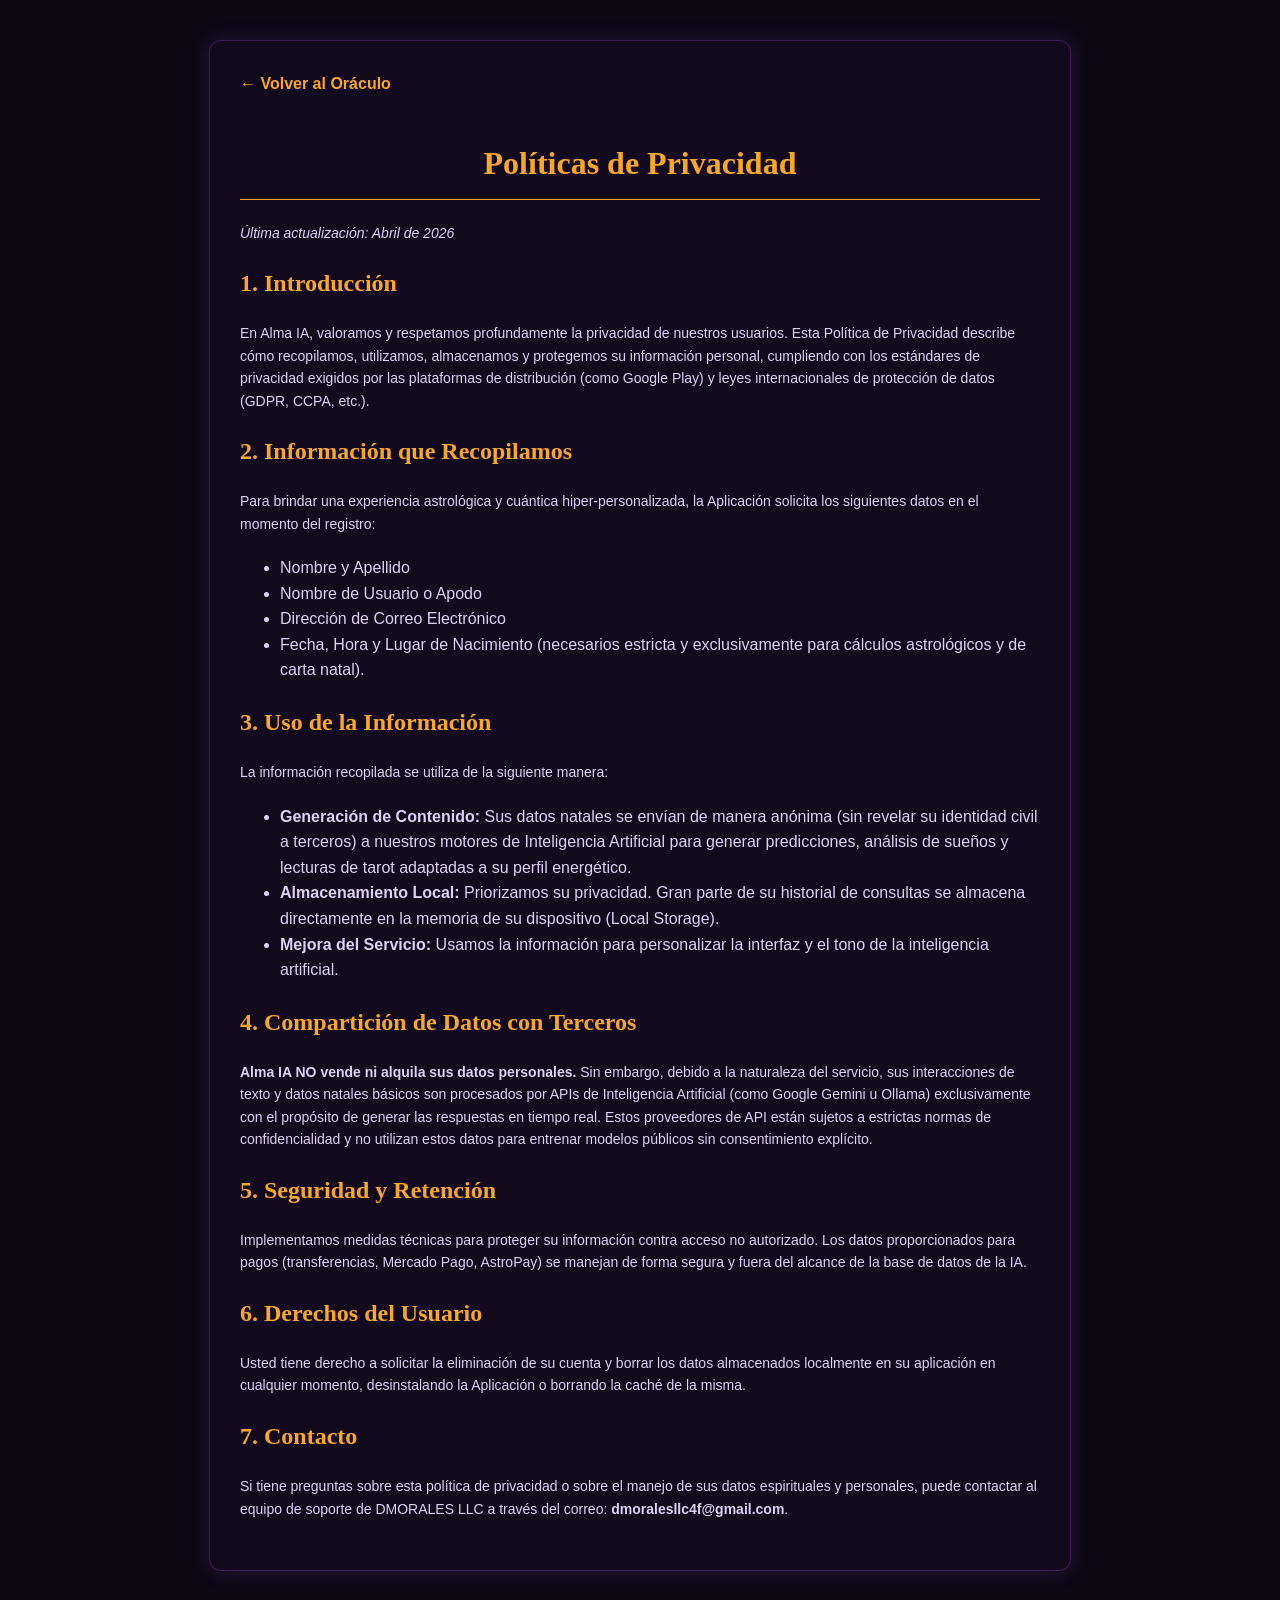
<file: privacy.html>
<!DOCTYPE html>
<html lang="es">
<head>
    <meta charset="UTF-8">
    <meta name="viewport" content="width=device-width, initial-scale=1.0">
    <title>Políticas de Privacidad - Alma IA</title>
    <style>
        body {
            background-color: #0d0814;
            color: #e0d0f5;
            font-family: 'Montserrat', sans-serif;
            margin: 0;
            padding: 40px 20px;
            line-height: 1.6;
        }
        .container {
            max-width: 800px;
            margin: 0 auto;
            background: rgba(20, 10, 30, 0.8);
            padding: 30px;
            border-radius: 12px;
            border: 1px solid rgba(157, 78, 221, 0.3);
            box-shadow: 0 0 20px rgba(157, 78, 221, 0.2);
        }
        h1, h2 { color: #f9a826; font-family: 'Cinzel', serif; }
        h1 { text-align: center; border-bottom: 1px solid #f9a826; padding-bottom: 10px; }
        p { font-size: 14px; margin-bottom: 20px; }
        .back-btn {
            display: inline-block;
            margin-bottom: 20px;
            color: #f9a826;
            text-decoration: none;
            font-weight: bold;
        }
    </style>
</head>
<body>
    <div class="container">
        <a href="index.html" class="back-btn">← Volver al Oráculo</a>
        <h1>Políticas de Privacidad</h1>
        <p><i>Última actualización: Abril de 2026</i></p>

        <h2>1. Introducción</h2>
        <p>En Alma IA, valoramos y respetamos profundamente la privacidad de nuestros usuarios. Esta Política de Privacidad describe cómo recopilamos, utilizamos, almacenamos y protegemos su información personal, cumpliendo con los estándares de privacidad exigidos por las plataformas de distribución (como Google Play) y leyes internacionales de protección de datos (GDPR, CCPA, etc.).</p>

        <h2>2. Información que Recopilamos</h2>
        <p>Para brindar una experiencia astrológica y cuántica hiper-personalizada, la Aplicación solicita los siguientes datos en el momento del registro:
            <ul>
                <li>Nombre y Apellido</li>
                <li>Nombre de Usuario o Apodo</li>
                <li>Dirección de Correo Electrónico</li>
                <li>Fecha, Hora y Lugar de Nacimiento (necesarios estricta y exclusivamente para cálculos astrológicos y de carta natal).</li>
            </ul>
        </p>

        <h2>3. Uso de la Información</h2>
        <p>La información recopilada se utiliza de la siguiente manera:
            <ul>
                <li><strong>Generación de Contenido:</strong> Sus datos natales se envían de manera anónima (sin revelar su identidad civil a terceros) a nuestros motores de Inteligencia Artificial para generar predicciones, análisis de sueños y lecturas de tarot adaptadas a su perfil energético.</li>
                <li><strong>Almacenamiento Local:</strong> Priorizamos su privacidad. Gran parte de su historial de consultas se almacena directamente en la memoria de su dispositivo (Local Storage).</li>
                <li><strong>Mejora del Servicio:</strong> Usamos la información para personalizar la interfaz y el tono de la inteligencia artificial.</li>
            </ul>
        </p>

        <h2>4. Compartición de Datos con Terceros</h2>
        <p><strong>Alma IA NO vende ni alquila sus datos personales.</strong> Sin embargo, debido a la naturaleza del servicio, sus interacciones de texto y datos natales básicos son procesados por APIs de Inteligencia Artificial (como Google Gemini u Ollama) exclusivamente con el propósito de generar las respuestas en tiempo real. Estos proveedores de API están sujetos a estrictas normas de confidencialidad y no utilizan estos datos para entrenar modelos públicos sin consentimiento explícito.</p>

        <h2>5. Seguridad y Retención</h2>
        <p>Implementamos medidas técnicas para proteger su información contra acceso no autorizado. Los datos proporcionados para pagos (transferencias, Mercado Pago, AstroPay) se manejan de forma segura y fuera del alcance de la base de datos de la IA.</p>

        <h2>6. Derechos del Usuario</h2>
        <p>Usted tiene derecho a solicitar la eliminación de su cuenta y borrar los datos almacenados localmente en su aplicación en cualquier momento, desinstalando la Aplicación o borrando la caché de la misma.</p>

        <h2>7. Contacto</h2>
        <p>Si tiene preguntas sobre esta política de privacidad o sobre el manejo de sus datos espirituales y personales, puede contactar al equipo de soporte de DMORALES LLC a través del correo: <strong>dmoralesllc4f@gmail.com</strong>.</p>
    </div>
</body>
</html>
</file>
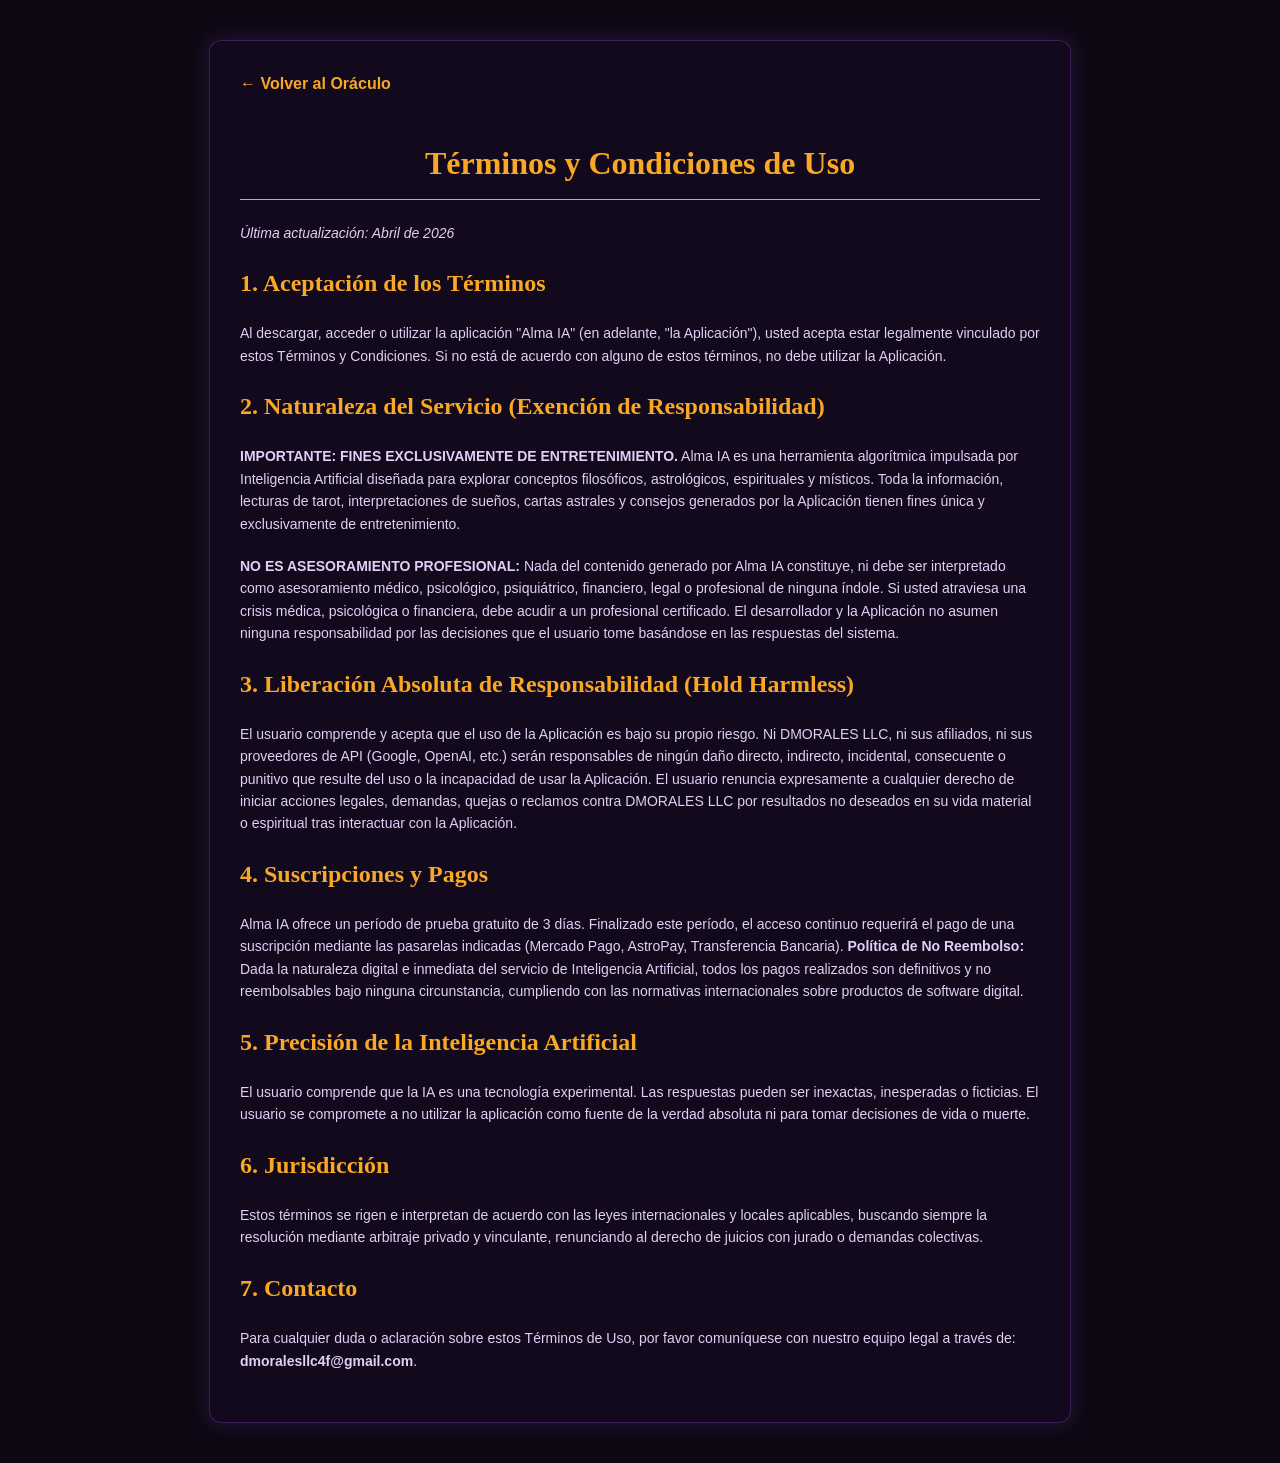
<file: terms.html>
<!DOCTYPE html>
<html lang="es">
<head>
    <meta charset="UTF-8">
    <meta name="viewport" content="width=device-width, initial-scale=1.0">
    <title>Términos y Condiciones - Alma IA</title>
    <style>
        body {
            background-color: #0d0814;
            color: #e0d0f5;
            font-family: 'Montserrat', sans-serif;
            margin: 0;
            padding: 40px 20px;
            line-height: 1.6;
        }
        .container {
            max-width: 800px;
            margin: 0 auto;
            background: rgba(20, 10, 30, 0.8);
            padding: 30px;
            border-radius: 12px;
            border: 1px solid rgba(157, 78, 221, 0.3);
            box-shadow: 0 0 20px rgba(157, 78, 221, 0.2);
        }
        h1, h2 { color: #f9a826; font-family: 'Cinzel', serif; }
        h1 { text-align: center; border-bottom: 1px solid #f9a826; padding-bottom: 10px; }
        p { font-size: 14px; margin-bottom: 20px; }
        .back-btn {
            display: inline-block;
            margin-bottom: 20px;
            color: #f9a826;
            text-decoration: none;
            font-weight: bold;
        }
    </style>
</head>
<body>
    <div class="container">
        <a href="index.html" class="back-btn">← Volver al Oráculo</a>
        <h1>Términos y Condiciones de Uso</h1>
        <p><i>Última actualización: Abril de 2026</i></p>

        <h2>1. Aceptación de los Términos</h2>
        <p>Al descargar, acceder o utilizar la aplicación "Alma IA" (en adelante, "la Aplicación"), usted acepta estar legalmente vinculado por estos Términos y Condiciones. Si no está de acuerdo con alguno de estos términos, no debe utilizar la Aplicación.</p>

        <h2>2. Naturaleza del Servicio (Exención de Responsabilidad)</h2>
        <p><strong>IMPORTANTE: FINES EXCLUSIVAMENTE DE ENTRETENIMIENTO.</strong> Alma IA es una herramienta algorítmica impulsada por Inteligencia Artificial diseñada para explorar conceptos filosóficos, astrológicos, espirituales y místicos. Toda la información, lecturas de tarot, interpretaciones de sueños, cartas astrales y consejos generados por la Aplicación tienen fines única y exclusivamente de entretenimiento.</p>
        <p><strong>NO ES ASESORAMIENTO PROFESIONAL:</strong> Nada del contenido generado por Alma IA constituye, ni debe ser interpretado como asesoramiento médico, psicológico, psiquiátrico, financiero, legal o profesional de ninguna índole. Si usted atraviesa una crisis médica, psicológica o financiera, debe acudir a un profesional certificado. El desarrollador y la Aplicación no asumen ninguna responsabilidad por las decisiones que el usuario tome basándose en las respuestas del sistema.</p>

        <h2>3. Liberación Absoluta de Responsabilidad (Hold Harmless)</h2>
        <p>El usuario comprende y acepta que el uso de la Aplicación es bajo su propio riesgo. Ni DMORALES LLC, ni sus afiliados, ni sus proveedores de API (Google, OpenAI, etc.) serán responsables de ningún daño directo, indirecto, incidental, consecuente o punitivo que resulte del uso o la incapacidad de usar la Aplicación. El usuario renuncia expresamente a cualquier derecho de iniciar acciones legales, demandas, quejas o reclamos contra DMORALES LLC por resultados no deseados en su vida material o espiritual tras interactuar con la Aplicación.</p>

        <h2>4. Suscripciones y Pagos</h2>
        <p>Alma IA ofrece un período de prueba gratuito de 3 días. Finalizado este período, el acceso continuo requerirá el pago de una suscripción mediante las pasarelas indicadas (Mercado Pago, AstroPay, Transferencia Bancaria). <strong>Política de No Reembolso:</strong> Dada la naturaleza digital e inmediata del servicio de Inteligencia Artificial, todos los pagos realizados son definitivos y no reembolsables bajo ninguna circunstancia, cumpliendo con las normativas internacionales sobre productos de software digital.</p>

        <h2>5. Precisión de la Inteligencia Artificial</h2>
        <p>El usuario comprende que la IA es una tecnología experimental. Las respuestas pueden ser inexactas, inesperadas o ficticias. El usuario se compromete a no utilizar la aplicación como fuente de la verdad absoluta ni para tomar decisiones de vida o muerte.</p>

        <h2>6. Jurisdicción</h2>
        <p>Estos términos se rigen e interpretan de acuerdo con las leyes internacionales y locales aplicables, buscando siempre la resolución mediante arbitraje privado y vinculante, renunciando al derecho de juicios con jurado o demandas colectivas.</p>

        <h2>7. Contacto</h2>
        <p>Para cualquier duda o aclaración sobre estos Términos de Uso, por favor comuníquese con nuestro equipo legal a través de: <strong>dmoralesllc4f@gmail.com</strong>.</p>
    </div>
</body>
</html>
</file>
